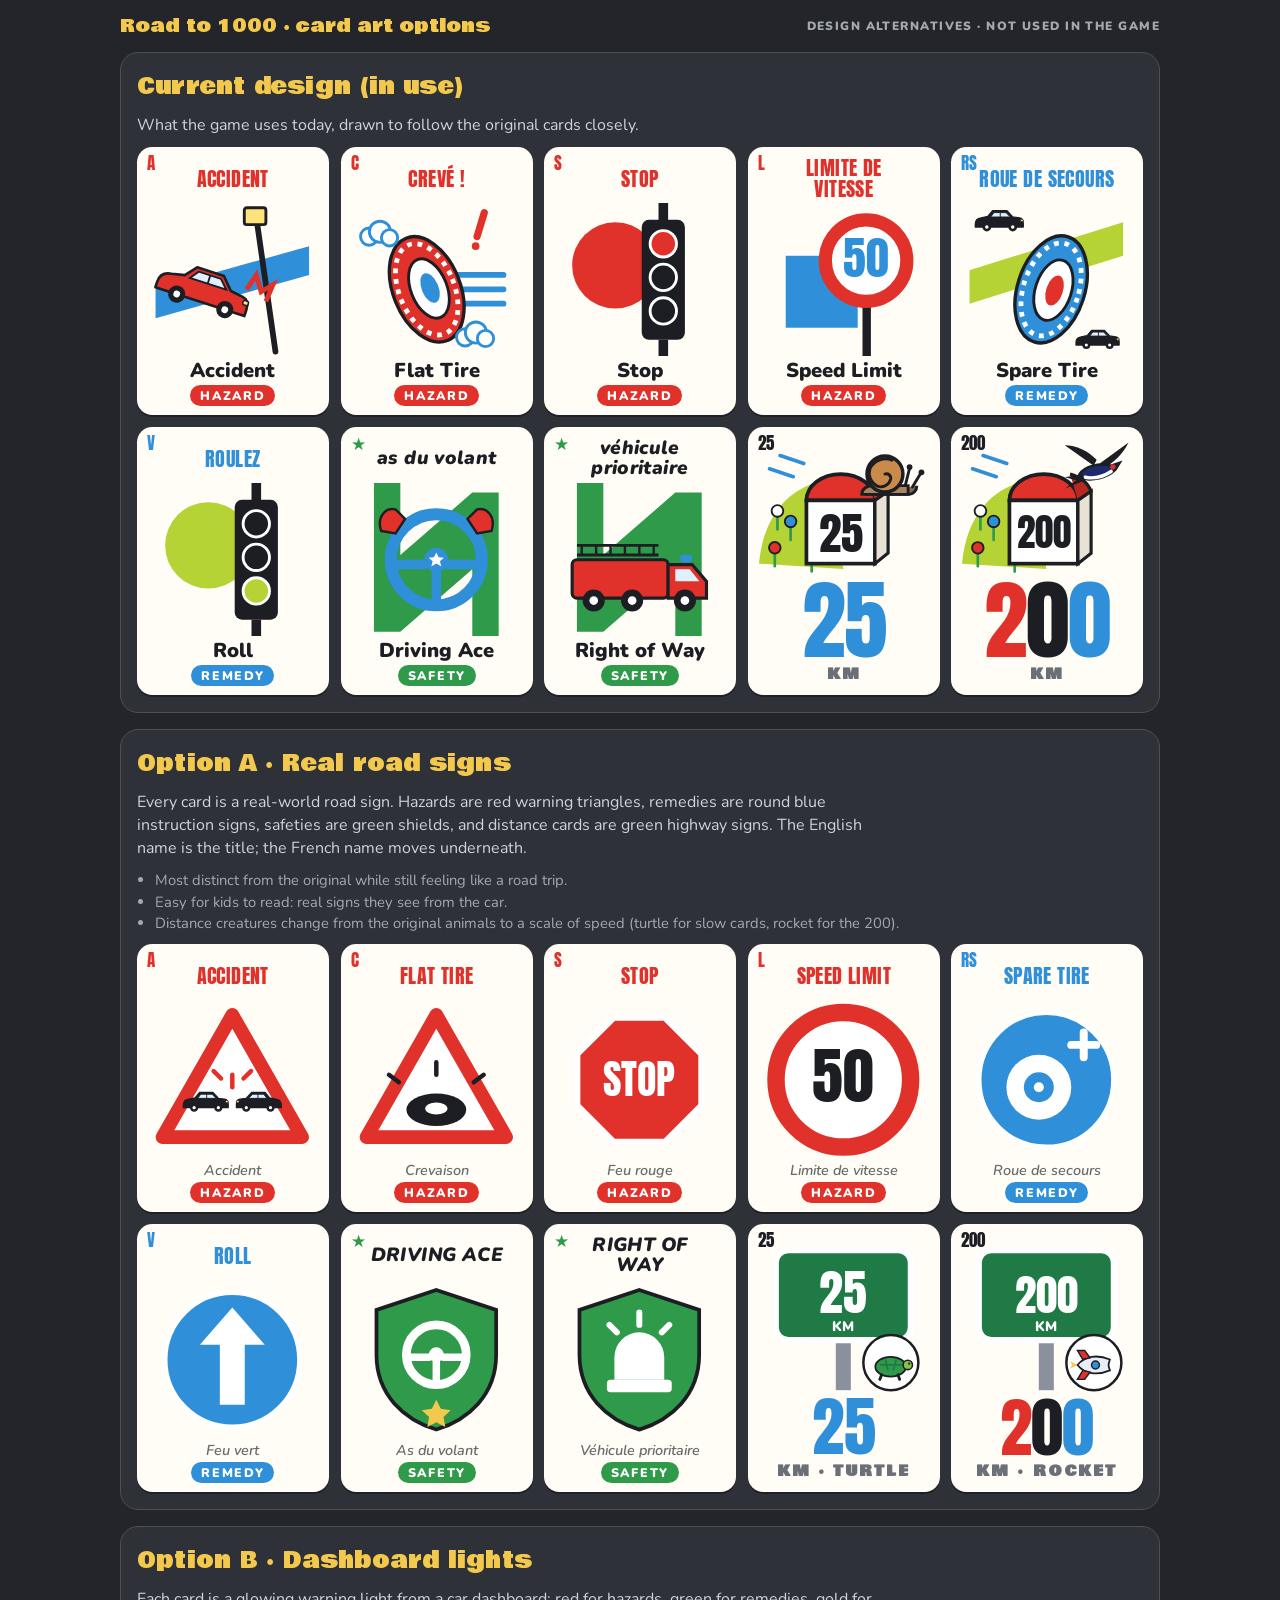
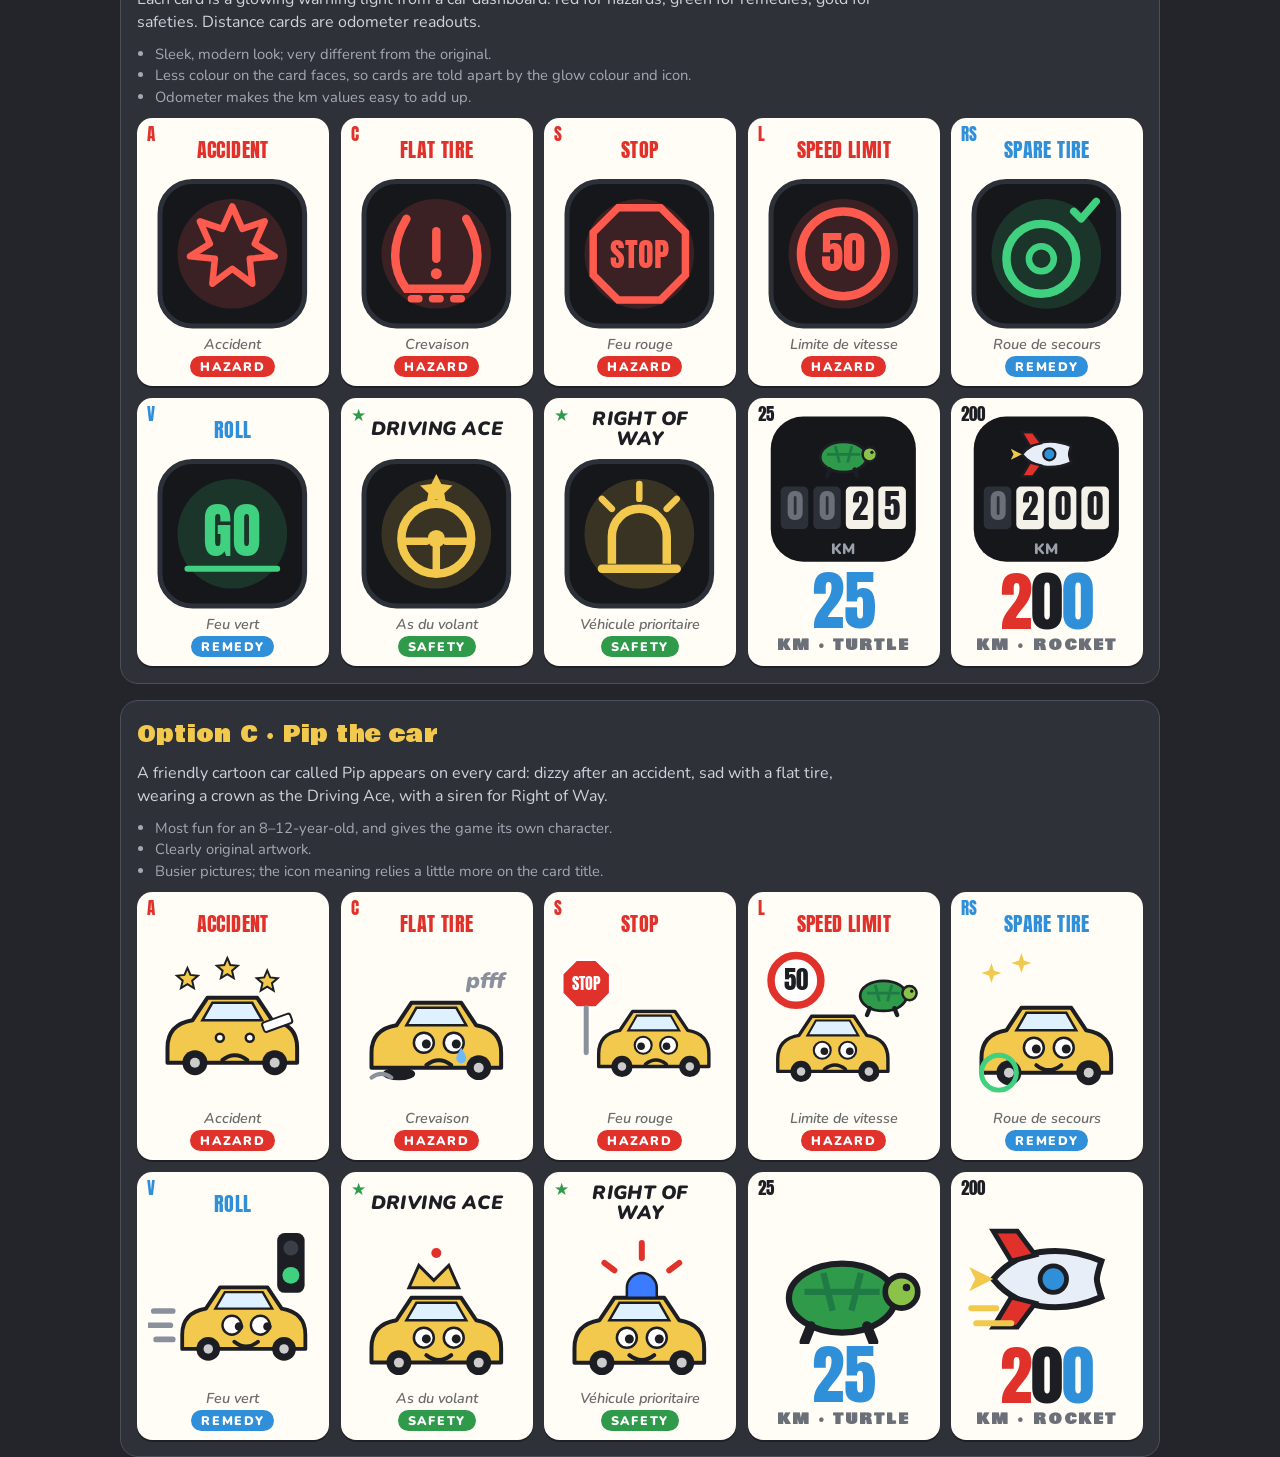
<file: design/art-options.html>
<!doctype html>
<html lang="en"><head><meta charset="utf-8"><meta name="viewport" content="width=device-width,initial-scale=1">
<title>Road to 1000 · Card art options</title>
<meta name="robots" content="noindex">
<link rel="stylesheet" href="https://fonts.googleapis.com/css2?family=Anton&family=Bowlby+One&family=Nunito:ital,wght@0,500;0,700;0,800;0,900;1,600&display=swap">
<link rel="stylesheet" href="../game.css">
<style>
.wrap{max-width:1040px}
.opt{background:var(--asphalt-2);border:1px solid var(--line);border-radius:18px;padding:16px;display:flex;flex-direction:column;gap:10px}
.opt h2{color:var(--paint);font-size:1.4rem}
.opt p{margin:0;color:#cfd3da;max-width:75ch;line-height:1.45}
.opt ul{margin:0;padding-left:1.1rem;color:var(--muted);font-size:.92rem;line-height:1.45}
.grid{display:grid;grid-template-columns:repeat(5,1fr);gap:12px}
@media (max-width:700px){.grid{grid-template-columns:repeat(3,1fr)}}
.card{cursor:default}
.card .nm.fr2{font-size:7.5cqw;font-style:italic;font-weight:600;opacity:.65}
.tag{font-size:.75rem;letter-spacing:.12em;text-transform:uppercase;font-weight:900;color:var(--muted)}
</style></head><body><div class="wrap">
<div class="top"><span class="brand">Road to 1000 · card art options</span><span class="tag">Design alternatives · not used in the game</span></div>
<div id="out" style="display:flex;flex-direction:column;gap:16px"></div>
</div>
<script src="../game-core.js"></script>
<script>
const SAMPLE=['ACC','FLAT','STOP','LIMIT','SPARE','ROLL','ACE','ROW','D25','D200'];
const FR={ACC:'Accident',FLAT:'Crevaison',STOP:'Feu rouge',LIMIT:'Limite de vitesse',SPARE:'Roue de secours',ROLL:'Feu vert',ACE:'As du volant',ROW:'Véhicule prioritaire',D25:'',D200:''};
const IDX2={ACC:'A',FLAT:'C',STOP:'S',LIMIT:'L',SPARE:'RS',ROLL:'V',ACE:'★',ROW:'★'};
const flip=(x,y,inner)=>`<g transform="translate(${x} ${y}) scale(-1 1)">${inner}</g>`;
// distance creatures that are not the original animals: turtle (slow) and rocket (fast)
const TURTLE=`<ellipse cx="11" cy="12" rx="8.5" ry="5.5" fill="#2e9a4a" stroke="${K}" stroke-width="1"/><path d="M5 11h12M8 8l1.5 6M14 8l-1.5 6" stroke="#1f7a45" stroke-width="1"/><circle cx="20.5" cy="11" r="2.6" fill="#8bc34a" stroke="${K}" stroke-width=".9"/><circle cx="21.3" cy="10.3" r=".6" fill="${K}"/>${ln('M6 16.5l-1 2.5M15 16.5l1 2.5',K,1.6)}`;
const ROCKET=`<path d="M2 11c4-5 11-6 18-3-1 3-1 3 0 6-7 3-14 2-18-3z" fill="#e8eef7" stroke="${K}" stroke-width="1"/><circle cx="12" cy="11" r="2.2" fill="${B}" stroke="${K}" stroke-width=".8"/><path d="M5 8L2 3h4l3 4zM5 14l-3 5h4l3-4z" fill="${R}" stroke="${K}" stroke-width=".8"/><path d="M2 11l-4-2 1 2-1 2z" fill="#f2c94c"/>`;
const creature=n=>n<=50?TURTLE:ROCKET;

/* Option A: road signs */
const tri=icon=>`<path d="M32 6L60 55H4Z" fill="#fff" stroke="${R}" stroke-width="5.5" stroke-linejoin="round"/>${icon}`;
const disc=icon=>`<circle cx="32" cy="32" r="27" fill="${B}" stroke="#fff" stroke-width="2"/>${icon}`;
const shieldA=icon=>`<path d="M32 4l24 8v18c0 16-11 26-24 30C19 56 8 46 8 30V12z" fill="${G}" stroke="${K}" stroke-width="1.5"/>${icon}`;
const oct=`<path d="M42.3 7.1L56.9 21.7V42.3L42.3 56.9H21.7L7.1 42.3V21.7L21.7 7.1z" fill="${R}" stroke="#fff" stroke-width="2.5"/><text x="32" y="38.5" text-anchor="middle" font-family="Anton,Impact,sans-serif" font-size="16" fill="#fff">STOP</text>`;
const hwy=n=>`<rect x="29" y="40" width="6" height="22" fill="#8a919c"/><rect x="5" y="6" width="54" height="36" rx="5" fill="#1f7a45" stroke="#fff" stroke-width="2.5"/><text x="32" y="31" text-anchor="middle" font-family="Anton,Impact,sans-serif" font-size="${n>99?17:19}" fill="#fff">${n}</text><text x="32" y="38.5" text-anchor="middle" font-family="Nunito,sans-serif" font-weight="900" font-size="5.5" fill="#fff">KM</text><circle cx="51" cy="51" r="11" fill="#fff" stroke="${K}" stroke-width="1"/><g transform="translate(43 44) scale(.72)">${creature(n)}</g>`;
const A={
  ACC: tri(`${car(12,36,.36,K)}${flip(52,36,car(0,0,.36,K))}${ln('M32 30v5M27.5 31.5l-3-3M36.5 31.5l3-3',R,1.8)}`),
  FLAT: tri(`<ellipse cx="32" cy="44" rx="12" ry="6.5" fill="${K}"/><ellipse cx="32" cy="43.5" rx="4.5" ry="2.4" fill="#fff"/>${ln('M17 33l-4-3M47 33l4-3M32 30v-5',K,1.8)}`),
  STOP: oct,
  LIMIT: `<circle cx="32" cy="32" r="27" fill="#fff" stroke="${R}" stroke-width="7"/><text x="32" y="41" text-anchor="middle" font-family="Anton,Impact,sans-serif" font-size="25" fill="${K}">50</text>`,
  SPARE: disc(`<circle cx="29" cy="35" r="13" fill="#fff"/><circle cx="29" cy="35" r="6" fill="${B}"/><circle cx="29" cy="35" r="2" fill="#fff"/><path d="M47 13v10M42 18h10" stroke="#fff" stroke-width="3.2" stroke-linecap="round"/>`),
  ROLL: disc(`<path d="M32 11l13 15h-8v24H27V26h-8z" fill="#fff"/>`),
  ACE: shieldA(`<circle cx="32" cy="30" r="12" fill="none" stroke="#fff" stroke-width="3.5"/><circle cx="32" cy="30" r="3" fill="#fff"/>${ln('M20 31h9M35 31h9M32 33v9',`#fff`,3)}<path d="M32 48l1.8 3.6 4 .6-2.9 2.8.7 4-3.6-1.9-3.6 1.9.7-4-2.9-2.8 4-.6z" fill="#f2c94c"/>`),
  ROW: shieldA(`<path d="M22 40V31a10 10 0 0 1 20 0v9z" fill="#fff"/><rect x="19" y="40" width="26" height="5" rx="1.5" fill="#fff"/>${ln('M32 13v5M20 18l3 3M44 18l-3 3',`#fff`,2.4)}`),
  D25: hwy(25), D200: hwy(200),
};

/* Option B: dashboard warning lights */
const HC='#ff5a4e', FC='#3fd17f', SC='#f2c94c';
const panel=(col,icon)=>`<rect x="3" y="3" width="58" height="58" rx="13" fill="#15171b" stroke="#2c3038" stroke-width="2"/><circle cx="32" cy="32" r="22" fill="${col}" opacity=".16"/>${icon}`;
const odo=n=>`<rect x="3" y="3" width="58" height="58" rx="13" fill="#15171b"/><g transform="translate(20 6) scale(1.1)">${creature(n)}</g>${String(n).padStart(4,'0').split('').map((d,i)=>`<rect x="${7+i*13}" y="31" width="11" height="17" rx="2" fill="${i>=4-String(n).length?'#f4f1e8':'#2c3038'}"/><text x="${12.5+i*13}" y="44.5" text-anchor="middle" font-family="Anton,Impact,sans-serif" font-size="13" fill="${i>=4-String(n).length?K:'#6b7078'}">${d}</text>`).join('')}<text x="32" y="58" text-anchor="middle" font-family="Nunito,sans-serif" font-weight="900" font-size="6" fill="#9aa0aa">KM</text>`;
const B2={
  ACC: panel(HC,`<path d="M32 13l4 9 9-3-4 9 8 5-10 1 1 10-8-6-8 6 1-10-10-1 8-5-4-9 9 3z" fill="none" stroke="${HC}" stroke-width="2.6" stroke-linejoin="round"/>`),
  FLAT: panel(HC,`<path d="M20 18c-6 10-6 20 0 28h24c6-8 6-18 0-28" fill="none" stroke="${HC}" stroke-width="3.4" stroke-linecap="round"/>${ln('M22 50h3M30.5 50h3M39 50h3',HC,3)}${ln('M32 23v11',HC,3.4)}<circle cx="32" cy="40" r="2.2" fill="${HC}"/>`),
  STOP: panel(HC,`<path d="M40.5 13.5L50.5 23.5V40.5L40.5 50.5H23.5L13.5 40.5V23.5L23.5 13.5z" fill="none" stroke="${HC}" stroke-width="3"/><text x="32" y="37.5" text-anchor="middle" font-family="Anton,Impact,sans-serif" font-size="13" fill="${HC}">STOP</text>`),
  LIMIT: panel(HC,`<circle cx="32" cy="32" r="17" fill="none" stroke="${HC}" stroke-width="3.4"/><text x="32" y="39" text-anchor="middle" font-family="Anton,Impact,sans-serif" font-size="18" fill="${HC}">50</text>`),
  SPARE: panel(FC,`<circle cx="30" cy="34" r="14" fill="none" stroke="${FC}" stroke-width="3.4"/><circle cx="30" cy="34" r="5" fill="none" stroke="${FC}" stroke-width="2.6"/>${ln('M43 15l3 3 6-7',FC,3)}`),
  ROLL: panel(FC,`<text x="32" y="41" text-anchor="middle" font-family="Anton,Impact,sans-serif" font-size="24" fill="${FC}">GO</text>${ln('M14 46h36',FC,2.4)}`),
  ACE: panel(SC,`<circle cx="32" cy="34" r="14" fill="none" stroke="${SC}" stroke-width="3.4"/><circle cx="32" cy="34" r="3.5" fill="${SC}"/>${ln('M18 35h10M36 35h10M32 38v10',SC,3)}<path d="M32 8l2 4 4.5.6-3.3 3.1.8 4.5-4-2.1-4 2.1.8-4.5-3.3-3.1 4.5-.6z" fill="${SC}"/>`),
  ROW: panel(SC,`<path d="M21 44V33a11 11 0 0 1 22 0v11" fill="none" stroke="${SC}" stroke-width="3.4"/>${ln('M17 46h30',SC,3.4)}${ln('M32 12v6M17 18l4 4M47 18l-4 4',SC,2.6)}`),
  D25: odo(25), D200: odo(200),
};

/* Option C: Pip the car mascot */
const pip=(x,y,s,col,o={})=>`<g transform="translate(${x} ${y}) scale(${s})">
  ${o.speed?ln('M-10 14h8M-13 20h10M-9 26h7',o.speed,2.4):''}
  <path d="M2 24c0-7 4-10 10-11l6-9h20l6 9c6 1 10 4 10 11v6H2z" fill="${col}" stroke="${K}" stroke-width="1.6" stroke-linejoin="round"/>
  <path d="M20 6h16l4 7H16z" fill="#dff1ff" stroke="${K}" stroke-width="1"/>
  <circle cx="23" cy="20" r="${o.squint?1.6:4}" fill="#fff" stroke="${K}" stroke-width="1"/><circle cx="35" cy="20" r="${o.squint?1.6:4}" fill="#fff" stroke="${K}" stroke-width="1"/>
  ${o.squint?'':`<circle cx="${o.look||24}" cy="20.5" r="1.8" fill="${K}"/><circle cx="${(o.look||24)+12}" cy="20.5" r="1.8" fill="${K}"/>`}
  <path d="${o.sad?'M24 29q5-4 10 0':'M24 27q5 4 10 0'}" fill="none" stroke="${K}" stroke-width="1.6" stroke-linecap="round"/>
  ${o.flat?`<ellipse cx="13" cy="32.5" rx="6.5" ry="2.6" fill="${K}"/>`:`<circle cx="13" cy="30" r="5" fill="${K}"/><circle cx="13" cy="30" r="2" fill="#ccc"/>`}
  <circle cx="45" cy="30" r="5" fill="${K}"/><circle cx="45" cy="30" r="2" fill="#ccc"/>
  ${o.tear?`<path d="M38 22c1.5 2.5 2 3.5 2 4.2a2 2 0 0 1-4 0c0-.7.5-1.7 2-4.2z" fill="#6fb7ff"/>`:''}
  ${o.top||''}</g>`;
const PC='#f2c94c';
const C={
  ACC: `${pip(4,16,1,PC,{squint:1,sad:1})}<g fill="#f2c94c" stroke="${K}" stroke-width=".8">${[[14,12],[30,8],[46,13]].map(([x,y])=>`<path d="M${x} ${y-4}l1.2 2.8 3 .3-2.3 2 .7 3-2.6-1.6-2.6 1.6.7-3-2.3-2 3-.3z"/>`).join('')}</g><rect x="44" y="28" width="12" height="4" rx="1" fill="#fff" stroke="${K}" stroke-width=".8" transform="rotate(-20 50 30)"/>`,
  FLAT: `${pip(4,18,1,PC,{sad:1,flat:1,tear:1})}${ln('M6 52q4-3 8 0',`#8a919c`,1.6)}<text x="44" y="16" font-family="Nunito,sans-serif" font-weight="900" font-style="italic" font-size="9" fill="#8a919c">pfff</text>`,
  STOP: `${pip(14,22,.85,PC,{sad:1,look:22})}<path d="M14.7 4.6L20.4 10.3V18.3L14.7 24H6.7L1 18.3V10.3L6.7 4.6z" fill="${R}" stroke="#fff" stroke-width="1.2"/><text x="10.7" y="17" text-anchor="middle" font-family="Anton,Impact,sans-serif" font-size="6.3" fill="#fff">STOP</text>${ln('M10.7 24v18',`#8a919c`,2)}`,
  LIMIT: `${pip(4,24,.85,PC,{sad:1})}${TURTLE.replace('<ellipse','<g transform="translate(36 6) scale(1.1)"><ellipse')+'</g>'}<circle cx="13" cy="13" r="10" fill="#fff" stroke="${R}" stroke-width="3"/><text x="13" y="17" text-anchor="middle" font-family="Anton,Impact,sans-serif" font-size="10" fill="${K}">50</text>`,
  SPARE: `${pip(4,20,1,PC,{})}<g fill="#f2c94c">${[[10,10],[22,6]].map(([x,y])=>`<path d="M${x} ${y-4}l1 3 3 1-3 1-1 3-1-3-3-1 3-1z"/>`).join('')}</g><circle cx="13" cy="50" r="7" fill="none" stroke="${FC}" stroke-width="2"/>`,
  ROLL: `${pip(10,20,.95,PC,{speed:'#8a919c',look:26})}<rect x="50" y="2" width="11" height="24" rx="3" fill="${K}"/><circle cx="55.5" cy="8" r="3" fill="#3a3e47"/><circle cx="55.5" cy="19" r="3.4" fill="#3fd17f"/>`,
  ACE: `${pip(4,24,1,PC,{})}<path d="M22 22l4-9 6 6 6-6 4 9z" fill="#f2c94c" stroke="${K}" stroke-width="1.2" transform="translate(-1 2)"/><circle cx="32" cy="10" r="2" fill="${R}"/>`,
  ROW: `${pip(4,24,1,PC,{top:'<path d="M23 4V0a6 6 0 0 1 12 0v4z" fill="#3b7bff" stroke="#1c1e23" stroke-width="1"/>'})}${ln('M33 6v6M18 14l4 3M48 14l-4 3',R,2.4)}`,
  D25: `<g transform="translate(4 16) scale(2.5)">${TURTLE}</g>`,
  D200: `<g transform="translate(6 12) scale(2.4)">${ROCKET}</g>${ln('M2 50h10M4 56h14',`#f2c94c`,2.4)}`,
};

const KIND=c=>META[c].k;
function newCard(c, art){
  const m=META[c], dist=m.k==='dist';
  if (dist){
    const big=String(m.n).split('').map((d,i)=>`<span style="color:${DIGITS[m.n][i]}">${d}</span>`).join('');
    return `<div class="card k-dist"><div class="face"><span class="idx">${m.n}</span><svg class="art" viewBox="0 0 64 64">${art}</svg><div class="big" style="font-size:34cqw">${big}</div><div class="km">KM · ${m.n<=50?'TURTLE':'ROCKET'}</div></div></div>`;
  }
  return `<div class="card k-${m.k}"><div class="face"><span class="idx">${IDX2[c]}</span><div class="ft" style="text-transform:uppercase">${m.nm}</div><svg class="art" viewBox="0 0 64 64">${art}</svg><div class="nm fr2">${FR[c]}</div><div class="chip">${BAND[m.k]}</div></div></div>`;
}
const opts=[
  {name:'Current design (in use)', desc:'What the game uses today, drawn to follow the original cards closely.', list:[], cards:SAMPLE.map(c=>cardHTML(c))},
  {name:'Option A · Real road signs', desc:'Every card is a real-world road sign. Hazards are red warning triangles, remedies are round blue instruction signs, safeties are green shields, and distance cards are green highway signs. The English name is the title; the French name moves underneath.',
   list:['Most distinct from the original while still feeling like a road trip.','Easy for kids to read: real signs they see from the car.','Distance creatures change from the original animals to a scale of speed (turtle for slow cards, rocket for the 200).'],
   cards:SAMPLE.map(c=>newCard(c,A[c]))},
  {name:'Option B · Dashboard lights', desc:'Each card is a glowing warning light from a car dashboard: red for hazards, green for remedies, gold for safeties. Distance cards are odometer readouts.',
   list:['Sleek, modern look; very different from the original.','Less colour on the card faces, so cards are told apart by the glow colour and icon.','Odometer makes the km values easy to add up.'],
   cards:SAMPLE.map(c=>newCard(c,B2[c]))},
  {name:'Option C · Pip the car', desc:'A friendly cartoon car called Pip appears on every card: dizzy after an accident, sad with a flat tire, wearing a crown as the Driving Ace, with a siren for Right of Way.',
   list:['Most fun for an 8–12-year-old, and gives the game its own character.','Clearly original artwork.','Busier pictures; the icon meaning relies a little more on the card title.'],
   cards:SAMPLE.map(c=>newCard(c,C[c]))},
];
document.getElementById('out').innerHTML=opts.map(o=>`<section class="opt"><h2>${o.name}</h2><p>${o.desc}</p>${o.list.length?`<ul>${o.list.map(x=>`<li>${x}</li>`).join('')}</ul>`:''}<div class="grid">${o.cards.join('')}</div></section>`).join('');
</script></body></html>
</file>
<file: game.css>
:root{padding-top:env(safe-area-inset-top,0px);padding-bottom:env(safe-area-inset-bottom,0px)}
body{margin:0}
[hidden]{display:none!important}
img{max-width:100%}
/* Layout: one-column card table on asphalt. Opponent on top, road in the middle, your car and hand at the bottom. Single dark "night road" look by choice. */
:root{
  --asphalt:#23252a; --asphalt-2:#2e3138; --asphalt-3:#3a3e47;
  --paint:#f2c94c; --card:#fbf6ea; --ink:#1c1e23; --muted:#a3a8b3; --line:#4a4f5a;
  --haz:#d23a2e; --fix:#23915a; --safe:#2b5cb5; --dist:#1c1e23; --cap:#d23a2e;
  --display:"Bowlby One","Arial Black",Impact,sans-serif;
  --cond:"Anton",Impact,"Arial Narrow",sans-serif;
  --body:"Nunito",ui-rounded,"Segoe UI",system-ui,sans-serif;
  color-scheme:dark;
}
html,body{height:100%}
body{background:var(--asphalt);color:#eef0f3;font-family:var(--body);font-size:16px;padding-inline:16px;padding-block:12px 28px;box-sizing:border-box}
*{box-sizing:border-box}
button{font:inherit;cursor:pointer}
button:focus-visible,input:focus-visible{outline:3px solid var(--paint);outline-offset:2px}
.wrap{max-width:900px;margin:0 auto;display:flex;flex-direction:column;gap:12px}
h1,h2{font-family:var(--display);font-weight:400;letter-spacing:.01em;text-wrap:balance;margin:0}
.top{display:flex;align-items:center;justify-content:space-between;gap:8px}
.brand{font-family:var(--display);font-size:1.15rem;color:var(--paint)}
.ghost{background:transparent;border:1px solid var(--line);color:#dfe2e8;border-radius:999px;padding:6px 14px;font-weight:700;font-size:.85rem}
.btn{border:0;border-radius:14px;padding:14px 18px;font-weight:900;font-size:1.05rem;background:var(--paint);color:var(--ink)}
.btn.green{background:var(--fix);color:#fff}
.btn.red{background:var(--haz);color:#fff}
.btn.dark{background:var(--asphalt-3);color:#fff}
.btn:disabled{opacity:.4;cursor:not-allowed}

/* Home */
.hero{display:flex;flex-direction:column;align-items:center;text-align:center;gap:10px;padding-block:18px 6px}
.hero h1{font-size:clamp(2.4rem,9vw,4rem);line-height:.95;color:var(--paint)}
.hero p{margin:0;color:var(--muted);max-width:34ch}
.hero svg{width:84px}
.choices{display:grid;gap:12px;grid-template-columns:1fr}
@media (min-width:640px){.choices{grid-template-columns:repeat(auto-fit,minmax(15rem,1fr))}}
.cover{background:var(--asphalt-2);border:1px solid var(--line);border-radius:20px;padding:28px 18px;display:flex;flex-direction:column;align-items:center;gap:14px;text-align:center}
.cover .lbl{font-size:.8rem;letter-spacing:.14em;text-transform:uppercase;color:var(--muted);font-weight:900}
.cover .who{font-family:var(--display);font-size:clamp(2rem,9vw,3.4rem);color:var(--paint);line-height:1}
.cover .btn{width:100%;max-width:26rem;font-size:1.15rem;padding:18px}
.cover .event{width:100%;max-width:34rem;text-align:left}
.scoreline{display:flex;gap:18px;flex-wrap:wrap;justify-content:center;color:var(--muted);font-weight:800}
.scoreline b{color:#fff}
.choice{background:var(--asphalt-2);border:1px solid var(--line);border-radius:18px;padding:18px;display:flex;flex-direction:column;gap:10px;color:#eef0f3;text-align:left}
.choice h2{font-size:1.25rem}
.choice p{margin:0;color:var(--muted);font-size:.95rem}
.note{font-size:.88rem;color:var(--muted);background:var(--asphalt-2);border-left:4px solid var(--paint);padding:10px 12px;border-radius:8px}
details.rules{background:var(--asphalt-2);border-radius:14px;padding:12px 16px;border:1px solid var(--line)}
details.rules summary{font-weight:900;cursor:pointer}
details.rules ul{padding-left:1.1rem;margin:.6rem 0 0;display:grid;gap:6px;max-width:70ch;line-height:1.45}
.kw-h{color:#ff7a6e;font-weight:800}.kw-f{color:#5fd391;font-weight:800}.kw-s{color:#7fa8ff;font-weight:800}

/* Lobby */
.seats{display:grid;gap:12px;grid-template-columns:1fr}
@media (min-width:640px){.seats{grid-template-columns:1fr 1fr}}
.seat{background:var(--asphalt-2);border:1px solid var(--line);border-radius:16px;padding:16px;display:flex;flex-direction:column;gap:8px}
.seat .lbl{font-size:.75rem;letter-spacing:.12em;text-transform:uppercase;color:var(--muted);font-weight:800}
.seat .who{font-size:1.3rem;font-weight:900}
.field{display:flex;flex-direction:column;gap:6px}
.field input{background:var(--asphalt-2);border:1px solid var(--line);color:#fff;border-radius:12px;padding:12px;font-size:1.05rem;font-family:var(--body)}

/* Player strips */
.strip{background:var(--asphalt-2);border-radius:16px;padding:12px;display:flex;flex-direction:column;gap:8px;border:1px solid var(--line)}
.strip.mine{border-color:#5a5f6b}
.strip.turn{box-shadow:0 0 0 2px var(--paint)}
.strip-head{display:flex;justify-content:space-between;align-items:baseline;gap:8px;flex-wrap:wrap}
.pname{font-weight:900;font-size:1.05rem}
.km{font-family:var(--display);font-size:1.5rem;color:var(--paint);font-variant-numeric:tabular-nums}
.km small{font-family:var(--body);font-size:.8rem;color:var(--muted);font-weight:700}
.status{font-size:.9rem;font-weight:800;padding:3px 10px;border-radius:999px;display:inline-block}
.status.go{background:rgba(35,145,90,.25);color:#7be0a6}
.status.stop{background:rgba(210,58,46,.25);color:#ff8f85}
.status.wait{background:rgba(242,201,76,.18);color:var(--paint)}
.piles{display:flex;gap:8px;align-items:flex-end}
.piles .slot{flex:none}
.slot.dist{flex:1;min-width:0;align-items:flex-start}
.dstacks{display:flex;align-items:flex-start;gap:10px;width:100%;min-height:calc(3.6rem * 1.4)}
.dstack{position:relative;flex:0 1 3.6rem;min-width:0}
.dstack .card.mini{width:100%}
.dstack.multi .card{box-shadow:3px 3px 0 #d9d3c4,6px 6px 0 #a9a394}
.dstack .cnt{position:absolute;bottom:-6px;right:-8px;background:var(--paint);color:var(--ink);font-weight:900;font-size:.72rem;border-radius:999px;padding:1px 6px;letter-spacing:0;z-index:1}
.dstacks .empty{width:auto;flex:1;max-width:12rem;aspect-ratio:auto;height:calc(3.6rem * 1.4)}
.extras{display:flex;gap:8px;flex-wrap:wrap;align-items:flex-end}
.slot{display:flex;flex-direction:column;align-items:center;gap:4px;font-size:.68rem;color:var(--muted);font-weight:800;text-transform:uppercase;letter-spacing:.06em}
.empty{width:3.6rem;aspect-ratio:5/7;border:2px dashed var(--line);border-radius:8px;display:grid;place-items:center;text-align:center;font-size:.6rem;padding:3px;color:var(--muted)}
.backs{display:flex;gap:3px;align-items:center;color:var(--muted);font-size:.8rem;font-weight:700}
.backs i{width:12px;height:17px;border-radius:2px;background:repeating-linear-gradient(45deg,var(--cap) 0 3px,#a32c22 3px 6px);display:inline-block}

/* Road */
.road{background:#1a1c20;border-radius:14px;padding:10px 12px 6px;display:flex;flex-direction:column;gap:6px}
.lane{position:relative;height:34px;background:var(--asphalt-3);border-radius:6px;background-image:repeating-linear-gradient(90deg,var(--paint) 0 14px,transparent 14px 30px);background-size:100% 2px;background-repeat:no-repeat;background-position:0 50%}
.car{position:absolute;top:2px;width:44px;height:30px;transition:left .8s cubic-bezier(.3,.8,.3,1)}
.flag{position:absolute;right:2px;top:6px;width:20px;height:20px;background:conic-gradient(#fff 0 25%,#111 0 50%,#fff 0 75%,#111 0) 0 0/10px 10px;border-radius:2px}
.ticks{display:flex;justify-content:space-between;font-size:.68rem;color:var(--muted);font-weight:800;font-variant-numeric:tabular-nums;padding:0 2px}

/* Middle */
.mid{display:flex;gap:12px;align-items:center}
.deck{width:4.4rem;flex:none;position:relative;border:0;padding:0;background:none}
.deck .count{position:absolute;bottom:-6px;right:-6px;background:var(--paint);color:var(--ink);border-radius:999px;font-size:.75rem;font-weight:900;padding:1px 7px}
.deck.pulse .back{animation:pulse 1.2s ease-in-out infinite}
@keyframes pulse{50%{transform:translateY(-4px) rotate(-2deg);box-shadow:0 0 0 4px var(--paint)}}
.msg{flex:1;min-width:0;display:flex;flex-direction:column;gap:4px}
.msg .big{font-weight:900;font-size:1.05rem;line-height:1.25}
.msg .small{color:var(--muted);font-size:.88rem}
.event{background:rgba(242,201,76,.12);border:1px solid rgba(242,201,76,.35);color:#ffe8a0;padding:10px 14px;border-radius:12px;font-size:.92rem;display:flex;flex-direction:column;gap:6px}
.ev-title{font-size:.7rem;letter-spacing:.12em;text-transform:uppercase;font-weight:900;color:var(--paint)}
.plays{margin:0;padding-left:1.1rem;display:flex;flex-direction:column;gap:3px;color:#d9cfa6;font-weight:600}
.plays li.now{color:#fff3c4;font-weight:900}
.plays.recent{list-style:none;padding-left:0}
.plays.all{padding-left:2.4rem;font-variant-numeric:tabular-nums;max-height:14rem;overflow:auto;border-top:1px solid rgba(242,201,76,.25);padding-top:6px}
.linkish{background:none;border:0;color:var(--paint);font-weight:800;padding:0;text-align:left;text-decoration:underline;font-size:.85rem}
.coup{background:var(--safe);border-radius:16px;padding:14px;display:flex;flex-direction:column;gap:10px}
.coup b{font-family:var(--display);font-weight:400;font-size:1.3rem}
.row{display:flex;gap:10px;flex-wrap:wrap}
.row .btn{flex:1;min-width:8rem}

/* Hand */
.hand{display:grid;grid-template-columns:repeat(4,1fr);gap:8px}
@media (min-width:640px){.hand{grid-template-columns:repeat(7,1fr)}}
.actions{display:flex;gap:10px;position:sticky;bottom:calc(env(safe-area-inset-bottom,0px) + 8px);z-index:2}
.actions .btn{flex:1}

/* Cards */
.card{cursor:pointer;-webkit-tap-highlight-color:transparent;aspect-ratio:5/7;width:100%;background:#fffdf6;border-radius:8%/5.7%;container-type:inline-size;position:relative;padding:0;border:0;box-shadow:0 2px 0 rgba(0,0,0,.35);transition:transform .15s,box-shadow .15s;color:#1c1e23}
.card .face{position:absolute;inset:4cqw;display:flex;flex-direction:column;align-items:center;gap:2cqw;padding:2cqw 2cqw 1cqw;text-align:center}
.card .idx{position:absolute;top:0;left:1cqw;font-family:var(--cond);font-size:9cqw;line-height:1;color:var(--k)}
.card .ft{font-family:var(--cond);font-size:10.5cqw;line-height:1;text-transform:uppercase;color:var(--k);letter-spacing:.02em;min-height:21cqw;display:flex;align-items:center;justify-content:center;padding:0 8cqw}
.k-safe .ft{text-transform:none;font-family:var(--body);font-style:italic;font-weight:900;color:#1c1e23;font-size:10cqw}
.card .art{flex:1;min-height:0;width:100%;display:block}
.card .nm{font-weight:900;font-size:10.5cqw;line-height:1.05}
.card .chip{font-size:6.5cqw;font-weight:900;letter-spacing:.14em;text-transform:uppercase;color:#fff;background:var(--k);border-radius:99px;padding:1cqw 5cqw}
.card .big{font-family:var(--cond);font-size:46cqw;line-height:.85;letter-spacing:-.01em}
.card .km{font-weight:900;font-size:8cqw;letter-spacing:.14em;color:#6b7078}
.k-haz{--k:#e0312b} .k-fix{--k:#2f8fd8} .k-safe{--k:#2e9a4a} .k-dist{--k:#1c1e23}
@container (max-width:110px){.card .ft,.card .chip,.card .km{display:none}.card .nm{font-size:12.5cqw}.card .big{font-size:40cqw}}
.card.mini{width:3.6rem}
.card.mini .nm,.card.mini .idx{display:none}
.hand .card.sel{transform:translateY(-8px);box-shadow:0 0 0 3px var(--paint),0 8px 14px rgba(0,0,0,.4)}
.hand .card.ok::after{content:"";position:absolute;top:-5px;right:-5px;z-index:1;width:14px;height:14px;border-radius:50%;background:#3fd17f;border:2px solid var(--asphalt)}
.back{aspect-ratio:5/7;width:100%;border-radius:9%/6.5%;background:repeating-linear-gradient(45deg,var(--cap) 0 6px,#a32c22 6px 12px);border:3px solid var(--card);display:grid;place-items:center;container-type:inline-size;transition:transform .2s}
.back span{background:var(--card);color:var(--cap);font-family:var(--display);font-size:16cqw;padding:2cqw 5cqw;border-radius:4cqw;line-height:1}

/* Results */
.overlay{position:fixed;inset:0;background:rgba(10,11,13,.78);display:grid;place-items:center;padding:16px;z-index:10;overflow:auto}
.panel{background:var(--asphalt-2);border:1px solid var(--line);border-radius:20px;padding:20px;max-width:560px;width:100%;display:flex;flex-direction:column;gap:14px}
.panel h2{color:var(--paint);font-size:1.7rem}
.scores{display:grid;grid-template-columns:1fr 1fr;gap:12px}
.scores .col{background:var(--asphalt);border-radius:12px;padding:12px;min-width:0}
.scores h3{margin:0 0 6px;font-size:1rem}
.scores table{width:100%;border-collapse:collapse;font-size:.85rem;font-variant-numeric:tabular-nums}
.scores td{padding:3px 0}.scores td:last-child{text-align:right;font-weight:800}
.scores tr.tot td{border-top:1px solid var(--line);padding-top:6px;font-weight:900;color:var(--paint)}
.confirm{display:flex;gap:8px;align-items:center;flex-wrap:wrap;font-size:.9rem}
.toast{position:fixed;left:50%;transform:translateX(-50%);bottom:calc(env(safe-area-inset-bottom,0px) + 80px);background:#000;color:#fff;padding:10px 16px;border-radius:12px;font-weight:700;z-index:20;max-width:calc(100% - 32px)}
@media (prefers-reduced-motion:reduce){*{transition:none!important;animation:none!important}}
.joinrow{display:flex;gap:8px}
.joinrow input{flex:1;min-width:0;background:var(--asphalt);border:1px solid var(--line);color:#fff;border-radius:12px;padding:12px;font-size:1.3rem;font-family:var(--cond);letter-spacing:.2em;text-transform:uppercase}
.joinrow .btn{flex:none}
.sr{position:absolute;width:1px;height:1px;overflow:hidden;clip:rect(0 0 0 0)}
.road.extended{box-shadow:0 0 0 2px var(--paint) inset}
.ext-label{font-size:.72rem;font-weight:900;letter-spacing:.1em;text-transform:uppercase;color:var(--paint);text-align:center}
.confirm-over{background:var(--asphalt-2);border:2px solid var(--paint);border-radius:16px;padding:14px;display:flex;flex-direction:column;gap:10px;position:sticky;bottom:calc(env(safe-area-inset-bottom,0px) + 8px);z-index:2}
.confirm-over b{font-family:var(--display);font-weight:400;font-size:1.2rem;color:var(--paint)}
.confirm-over span{color:#dfe2e8;line-height:1.4}
.pile{border:0;background:none;padding:0;border-radius:8px;cursor:pointer}
.pile.pulse .card{animation:pulse 1.2s ease-in-out infinite}
.disclaimer{text-align:center;color:var(--muted);font-size:.75rem;line-height:1.45;margin:0 auto;max-width:44rem}
.ver{text-align:center;color:var(--muted);font-size:.75rem;margin:0}
.err{color:#ff8f85;font-weight:800;font-size:.9rem}
.codebox{background:var(--asphalt-2);border:1px solid var(--line);border-radius:18px;padding:18px;display:flex;flex-direction:column;align-items:center;gap:6px;text-align:center}
.codebox .lbl{font-size:.75rem;letter-spacing:.12em;text-transform:uppercase;color:var(--muted);font-weight:800}
.codebox .code{font-family:var(--cond);font-size:4rem;letter-spacing:.18em;color:var(--paint);line-height:1}
.codebox .hint{color:var(--muted);font-size:.9rem}
.codebox .link{font-weight:800;word-break:break-all}
</file>
